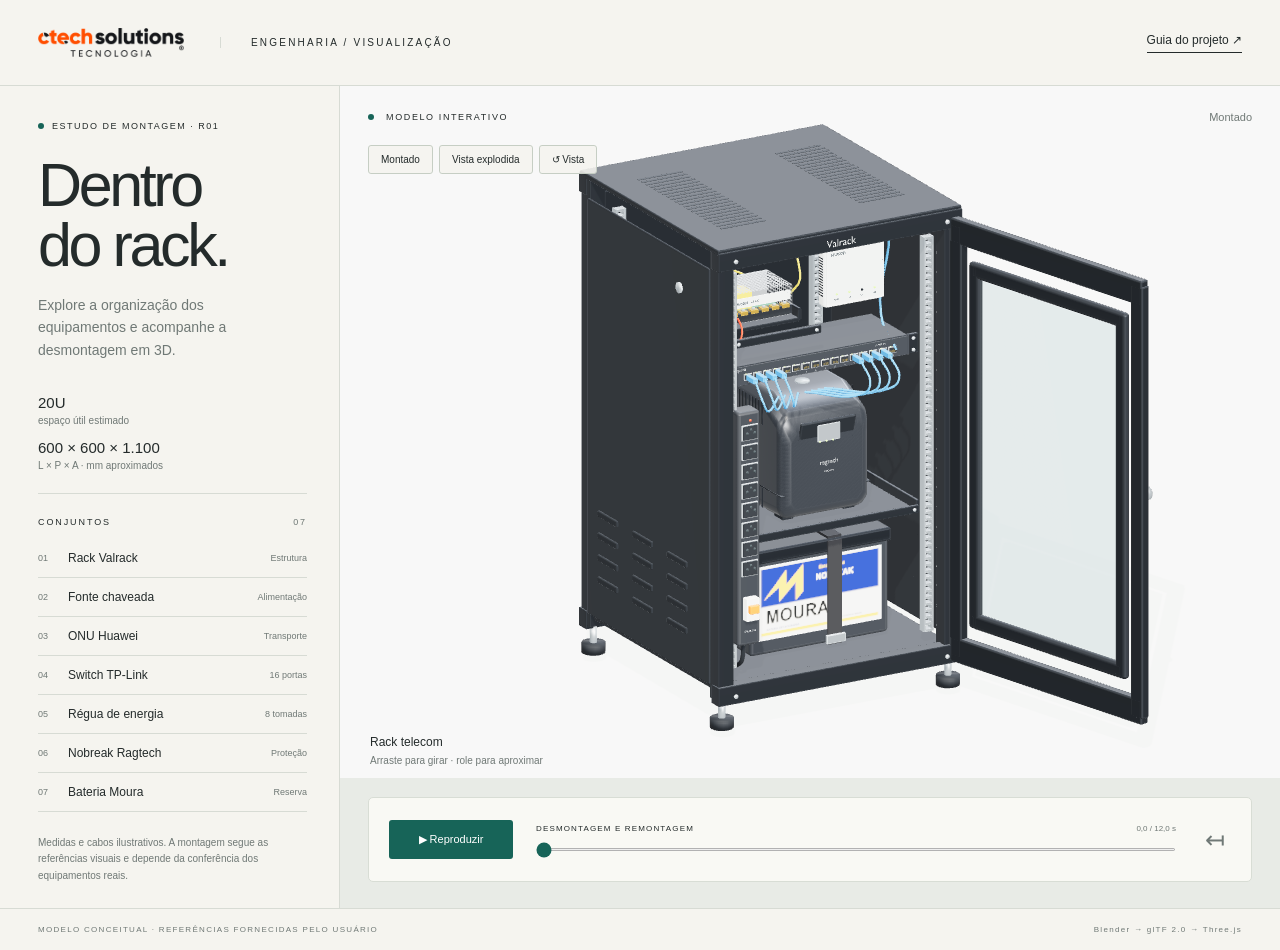
<file: index.html>
<!doctype html>
<html lang="pt-BR">
<head>
  <meta charset="utf-8"><meta name="viewport" content="width=device-width, initial-scale=1">
  <title>Rack telecom · Estudo de montagem</title>
  <link rel="icon" href="data:,">
  <link rel="stylesheet" href="styles.css">
  <script type="importmap">{"imports":{"three":"./vendor/three/three.module.js","three/addons/":"./vendor/three/addons/"}}</script>
</head>
<body>
  <header><img src="ctech.png" alt="CTech Solutions Tecnologia"><span>ENGENHARIA / VISUALIZAÇÃO</span><a href="LEIA-ME.md">Guia do projeto ↗</a></header>
  <main>
    <aside>
      <div class="eyebrow"><i></i> ESTUDO DE MONTAGEM · R01</div>
      <h1>Dentro<br>do rack.</h1>
      <p class="lead">Explore a organização dos equipamentos e acompanhe a desmontagem em 3D.</p>
      <div class="specs"><span><b>20U</b> espaço útil estimado</span><span><b>600 × 600 × 1.100</b> L × P × A · mm aproximados</span></div>
      <div class="list-heading">CONJUNTOS <span>07</span></div>
      <div id="equipment" aria-label="Selecionar equipamento">
        <button data-object="RACK_Valrack"><span>01</span> Rack Valrack <em>Estrutura</em></button>
        <button data-object="FONTE_Chaveada"><span>02</span> Fonte chaveada <em>Alimentação</em></button>
        <button data-object="ONU_Huawei"><span>03</span> ONU Huawei <em>Transporte</em></button>
        <button data-object="SWITCH_TP_Link"><span>04</span> Switch TP-Link <em>16 portas</em></button>
        <button data-object="REGUA_Energia"><span>05</span> Régua de energia <em>8 tomadas</em></button>
        <button data-object="NOBREAK_Ragtech"><span>06</span> Nobreak Ragtech <em>Proteção</em></button>
        <button data-object="BATERIA_Moura"><span>07</span> Bateria Moura <em>Reserva</em></button>
      </div>
      <p class="note">Medidas e cabos ilustrativos. A montagem segue as referências visuais e depende da conferência dos equipamentos reais.</p>
    </aside>
    <section class="stage" aria-label="Visualizador 3D do rack">
      <div class="stage-head"><span><i></i> MODELO INTERATIVO</span><span id="phase">Montado</span></div>
      <div id="viewport" aria-label="Arraste para girar o rack; use a roda para aproximar"></div>
      <div id="loading" role="status">Carregando o rack…</div>
      <div class="view-buttons"><button id="assembled">Montado</button><button id="exploded">Vista explodida</button><button id="reset" aria-label="Restaurar enquadramento">↺ Vista</button></div>
      <div class="selection" id="selection" aria-live="polite"><b>Rack telecom</b><span>Arraste para girar · role para aproximar</span></div>
      <div class="transport">
        <button id="play" class="primary" disabled>▶ Reproduzir</button>
        <div class="timeline"><label for="time">DESMONTAGEM E REMONTAGEM <output id="time-label">00,0 / 12,0 s</output></label><input id="time" type="range" min="0" max="12" step="0.01" value="0" disabled></div>
        <button id="restart" aria-label="Voltar ao início">↤</button>
      </div>
    </section>
  </main>
  <footer><span>MODELO CONCEITUAL · REFERÊNCIAS FORNECIDAS PELO USUÁRIO</span><span>Blender → glTF 2.0 → Three.js</span></footer>
  <script type="module" src="app.js"></script>
</body>
</html>
</file>
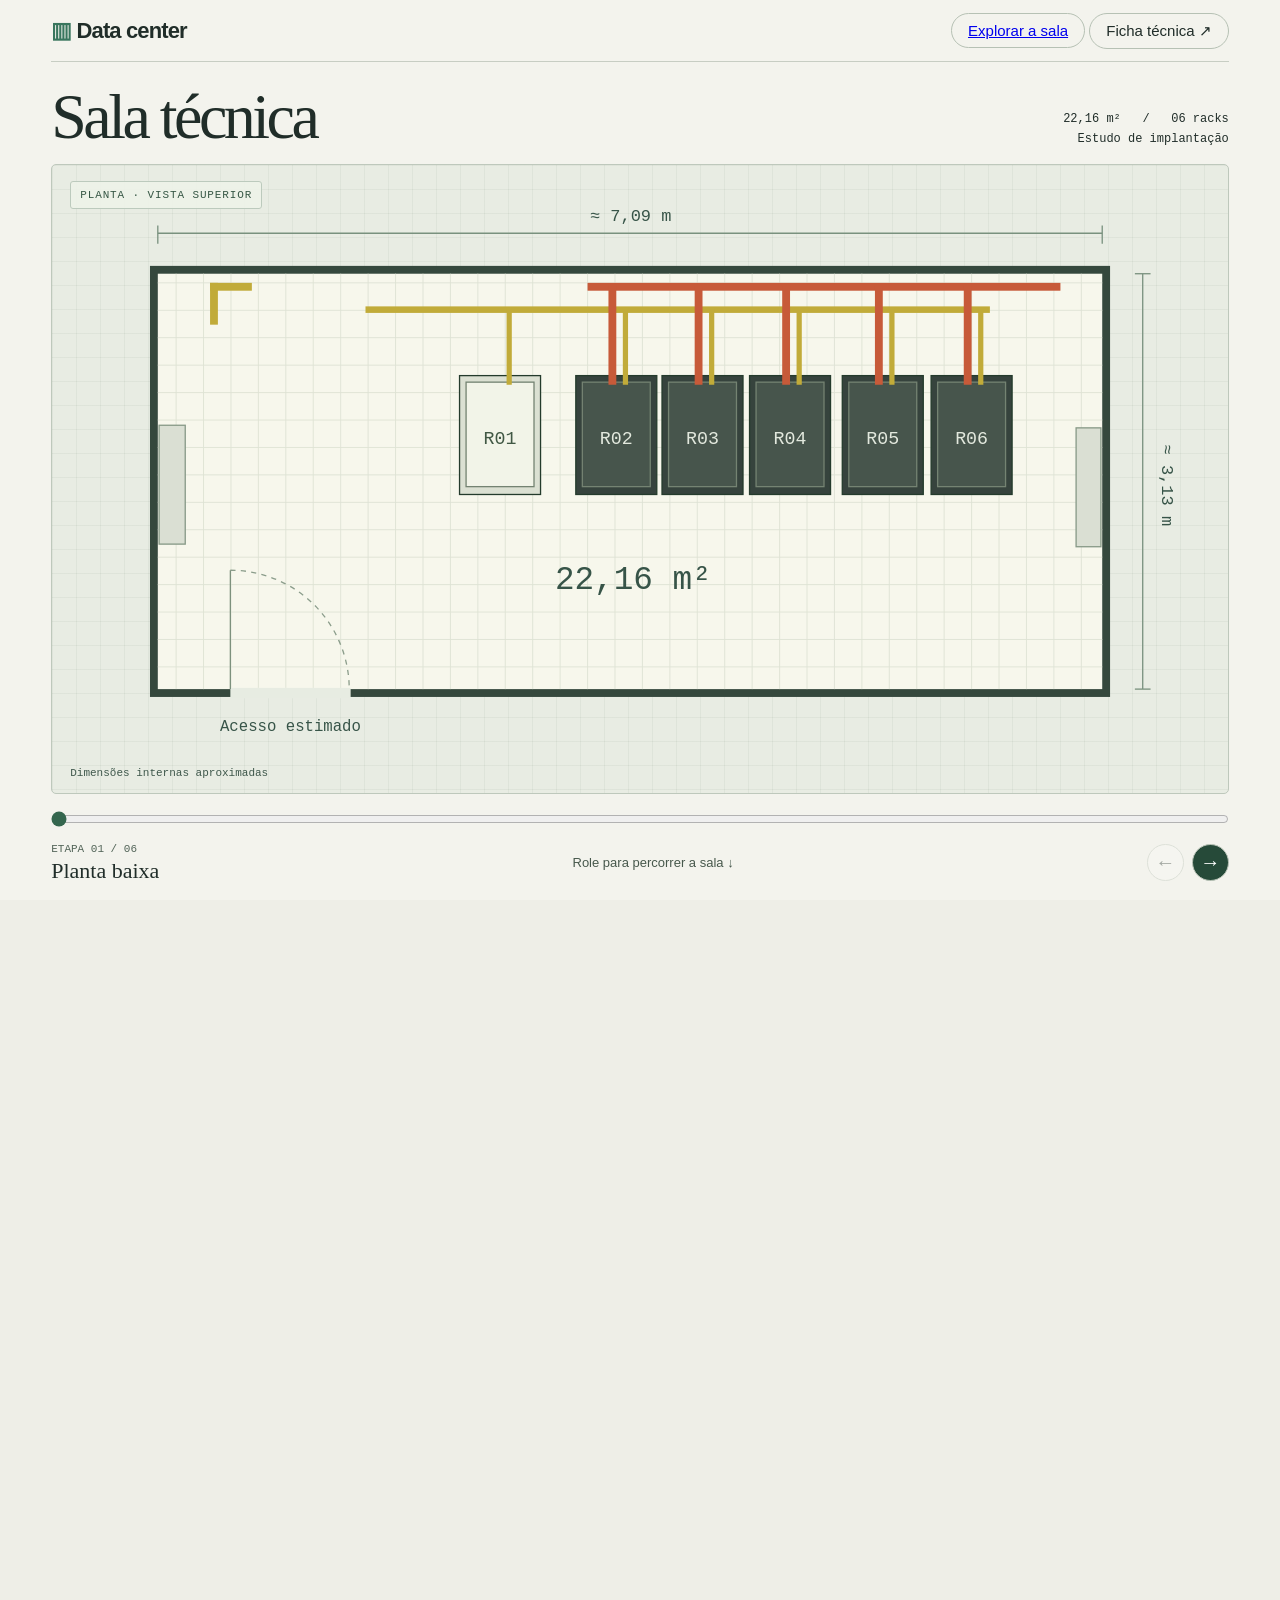
<file: sala-tecnica/index.html>
<!doctype html>
<html lang="pt-BR"><meta charset="utf-8"><meta name="viewport" content="width=device-width,initial-scale=1"><title>Sala técnica · Data center</title>
<style>
*{box-sizing:border-box}html{background:#eeeee7;color:#202d29;font:15px "Segoe UI",Arial,sans-serif}body{margin:0;height:650vh}main{position:fixed;inset:0;display:grid;grid-template-rows:62px auto minmax(0,1fr) auto;background:#f3f3ed}header,footer,.intro,.stage{margin:0 clamp(16px,4vw,72px)}header{display:flex;justify-content:space-between;align-items:center;border-bottom:1px solid #c7cdc3}header strong{letter-spacing:-.04em;font-size:22px}header strong span{color:#39765e}button,summary{cursor:pointer}button{font:inherit;color:inherit}button:focus-visible,summary:focus-visible{outline:3px solid #34865f}.info{border:1px solid #b6c1b4;border-radius:30px;background:transparent;padding:8px 16px}.intro{display:flex;align-items:end;justify-content:space-between;padding:clamp(12px,2.6vh,32px) 0 15px}.intro h1{font:500 clamp(38px,5vw,80px)/1 Georgia,serif;letter-spacing:-.055em;margin:0}.intro p{font:12px monospace;text-align:right;margin:0;line-height:1.7}.stage{position:relative;overflow:hidden;border:1px solid #bec8bc;border-radius:5px;background-color:#e8ece3;background-image:linear-gradient(#82947f18 1px,transparent 1px),linear-gradient(90deg,#82947f18 1px,transparent 1px);background-size:24px 24px}canvas,#plan{width:100%;height:100%;display:block;position:absolute;inset:0}#plan{pointer-events:none}.corner{position:absolute;left:18px;top:16px;font:11px monospace;letter-spacing:.08em;color:#365745;background:#eef2e8e8;border:1px solid #bccabd;border-radius:3px;padding:7px 9px}.scale{position:absolute;bottom:14px;left:18px;font:11px monospace;color:#3e574b}.controls{display:flex;gap:8px;align-items:center}.controls button{width:37px;height:37px;border:1px solid #bac4b8;border-radius:50%;background:#fafaf5;font-size:20px}.controls button:last-child{background:#264a39;color:white}.controls button:disabled{opacity:.38}footer{padding:17px 0 13px}.bar{width:100%;accent-color:#34664e;margin:0;cursor:pointer}.row{display:flex;align-items:center;justify-content:space-between;margin-top:8px}.row small{font:11px monospace;color:#526458}.row h2{font:500 22px Georgia;margin:3px 0}.hint{font-size:13px;color:#47584c}dialog{background:#f5f5ee;color:#23342b;border:1px solid #aeb9ab;border-radius:8px;width:min(460px,92vw);padding:24px;line-height:1.5}dialog::backdrop{background:#13261ec0}dialog h2{font:30px Georgia;margin:0}dialog a{color:#286246}dialog button{float:right}#status{font-size:13px}svg text{font-family:monospace} @media(max-width:640px){main{grid-template-rows:50px auto minmax(0,1fr) auto}.intro{display:block}.intro p{text-align:left;margin-top:6px}.hint{display:none}.stage{margin:0 8px}.corner{left:8px;top:8px}.scale{left:8px}footer{padding:10px 0}.row h2{font-size:19px}}@media(max-height:500px){main{grid-template-rows:36px minmax(0,1fr) auto}.intro{display:none}footer{padding:3px 0}.row{margin:0}}
</style><main><header><strong><span>▥</span> Data center</strong><div><a class="info" href="explorar.html">Explorar a sala</a> <button class="info" id="details">Ficha técnica ↗</button></div></header><div class="intro"><h1>Sala técnica</h1><p>22,16 m² &nbsp; / &nbsp; 06 racks<br>Estudo de implantação</p></div><div class="stage" id="stage"><canvas id="fallback"></canvas><svg id="plan" viewBox="0 0 900 478" role="img" aria-label="Planta da sala. Seis racks na metade posterior, duas calhas e climatização nas paredes laterais."></svg><div class="corner" id="view"></div><span class="scale" id="caption"></span></div><footer><input class="bar" id="progress" type="range" min="0" max="1000" value="0" aria-label="Posição no percurso"><div class="row"><div><small id="count"></small><h2 id="chapter"></h2></div><span class="hint">Role para percorrer a sala ↓</span><div class="controls"><button id="prev" aria-label="Etapa anterior">←</button><button id="next" aria-label="Próxima etapa">→</button></div></div></footer></main>
<dialog id="sheet"><button class="info" id="closeSheet">Fechar</button><h2>Ficha técnica</h2><p>A área indicada é de <b>22,16 m²</b>. O contorno interno mede aproximadamente 725 × 320 pixels. Admitindo uma planta sem distorção, cada pixel representa 9,77 mm.</p><p>As referências mostram um bastidor aberto, cinco gabinetes fechados, dois aparelhos laterais e duas rotas aéreas. A calha amarela conduz a fibra óptica e a vermelha conduz os cabos de energia.</p><p>A entrada frontal de 0,90 m, o pé-direito de 2,75 m e os racks com 2,10 m de altura são hipóteses de visualização. O piso reproduz o aspecto geral com textura cerâmica equivalente.</p><p><a href="https://polyhaven.com/a/tiled_floor_001" target="_blank" rel="noreferrer">Poly Haven · Tiled Floor 001</a><br>Repetição física de aproximadamente 1,50 × 1,50 m.</p><p id="status"></p></dialog>
<script type="module">import * as three from "../vendor/three/three.module.js";window.THREE=three;setupGL();</script><script src="https://cdn.jsdelivr.net/npm/gsap@3.12.5/dist/gsap.min.js" async></script>
<script id="model">

const $=id=>document.getElementById(id), W=Math.sqrt(22.16*725/320), D=22.16/W, H=2.75;
const X=px=>(px-81)*W/725-W/2, Z=px=>(px-66)*D/320-D/2;
const racks=[343,432,498,565,636,704].map(X), rz=Z(190), door=-2.55;
const items=[];
function box(x,y,z,w,h,d,color,group='equipment'){items.push({x,y,z,w,h,d,color,group})}
box(0,-.045,0,W+.18,.09,D+.18,'#ad8761','floor');
box(0,H/2,-D/2-.045,W+.18,H,.09,'#cecdc4','wall');
for(const s of [-1,1])box(s*(W/2+.045),H/2,0,.09,H,D,'#d8d8ce','wall');
for(const [a,b] of [[-W/2,door-.45],[door+.45,W/2]])box((a+b)/2,H/2,D/2+.045,b-a,H,.09,'#dadbd2','wall');
box(door,2.45,D/2+.045,.9,.6,.09,'#dadbd2','wall');
for(const side of [-1,1]){
 const x=side*(W/2-.1);
 box(x,2.37,.04,.20,.31,.90,'#ebeae0');
 for(let i=0;i<4;i++)box(x-side*.105,2.25+i*.026,.04,.014,.013,.72,'#767b76');
}
racks.forEach((x,i)=>{
 const w=i===0?.57:.62,d=.88,h=2.1;
 if(i===0){
 for(const s of [-1,1])for(const t of [-1,1])box(x+s*(w/2-.025),h/2,rz+t*(d/2-.025),.05,h,.05,'#241f1a');
 for(const y of [.05,h-.045])box(x,y,rz,w,.085,d,'#25231f');
 }else{
 box(x,h/2,rz,w,h,d,'#292d2d');box(x,1.06,rz+d/2+.009,w-.055,1.99,.019,'#1e2324');
 for(let j=0;j<17;j++)box(x,.20+j*.105,rz+d/2+.021,w-.10,.009,.006,'#343a39');
 box(x+w*.35,1.05,rz+d/2+.04,.018,.13,.025,'#7d817c');
 }
});
function tray(x1,x2,z,y,col){box((x1+x2)/2,y,z,x2-x1,.035,.074,col);
 for(let x=x1+.08;x<x2;x+=.32)box(x,y+.018,z,.014,.052,.091,'#5b5546')}
tray(X(410),X(772),Z(78),2.55,'#da4c29');tray(X(240),X(719),Z(100),2.33,'#e3bc22');
racks.forEach((x,i)=>{for(const [z,y,c,dx] of [[Z(78),2.55,'#e95631',-.035],[Z(100),2.33,'#e8c326',.09]]){
 if(!i&&y>2.4)continue;
 const end=rz-.24;box(x+dx,y,(z+end)/2,.065,.033,end-z,c);box(x+dx,(y+2.1)/2,end,.065,y-2.1,.045,c);
}});
box(X(126),1.17,Z(89),.075,2.34,.055,'#e5c529');tray(X(126),X(151),Z(89),2.33,'#e5c529');
// The measured plan uses the same pixel-to-metre transform as the model.
const svg=$('plan'),ns='http://www.w3.org/2000/svg';
function el(type,props,txt){const n=document.createElementNS(ns,type);for(const [k,v] of Object.entries(props))n.setAttribute(k,v);if(txt)n.textContent=txt;svg.append(n);return n}
function rect(x,y,width,height,fill,stroke='none'){el('rect',{x,y,width,height,fill,stroke})}
function line(x1,y1,x2,y2,stroke,width=1){el('line',{x1,y1,x2,y2,stroke,'stroke-width':width})}
function label(x,y,s,size=13){el('text',{x,y,'text-anchor':'middle',fill:'#375448','font-size':size},s)}
rect(75,76,735,330,'#35483d');rect(81,82,723,318,'#f7f7ec');
for(let x=95;x<805;x+=21)line(x,82,x,400,'#dfe3d5',.7);
for(let y=89;y<400;y+=21)line(81,y,804,y,'#dfe3d5',.7);
const doorPx=81+(door+W/2-.45)*725/W;rect(doorPx,399,.90*725/W,8,'#e7ece2');
line(doorPx,400,doorPx,309,'#7d917d');el('path',{d:'M '+doorPx+' 309 a91 91 0 0 1 91 91',fill:'none',stroke:'#8b9d8b','stroke-dasharray':'4 4'});
for(const [i,cx] of [343,432,498,565,636,704].entries()){rect(cx-31,160,62,91,i?'#36433d':'#dbe0d2','#243b2c');rect(cx-26,165,52,80,i?'#47554c':'#f2f4e8','#748372');el('text',{x:cx,y:212,'text-anchor':'middle',fill:i?'#e2e8dd':'#415844','font-size':14},'R0'+(i+1))}
for(const [x,y,w,h] of [[410,89,362,6],[240,107,478,5],[121,89,32,6],[121,89,6,32]])rect(x,y,w,h,y===89&&x===410?'#c75a39':'#c1ab39');
for(const [i,cx] of [343,432,498,565,636,704].entries()){if(i)rect(cx-6,92,6,75,'#c75a39');rect(cx+5,109,4,58,'#c1ab39')}
rect(82,198,20,91,'#dadfd3','#879987');rect(784,200,19,91,'#dadfd3','#879987');
line(81,51,804,51,'#79917e');for(const x of [81,804])line(x,45,x,59,'#79917e');label(443,42,'≈ 7,09 m');
line(835,82,835,400,'#79917e');for(const y of [82,400])line(829,y,841,y,'#79917e');
el('text',{x:850,y:244,transform:'rotate(90 850 244)','text-anchor':'middle',fill:'#375448','font-size':13},'≈ 3,13 m');
label(445,323,'22,16 m²',25);label(doorPx+46,432,'Acesso estimado',12);
const stops=[0,.22,.48,.68,.83,1], names=['Planta baixa','Volume da sala','Entrada na sala','Bastidor aberto','Corredor dos racks','Vista do conjunto'];
const notes=['Dimensões internas aproximadas','Paredes e infraestrutura aérea','Vão frontal estimado · 0,90 m','R01 · estrutura aberta','R02–R06 · gabinetes fechados','Dois aparelhos de climatização'];
const clamp=x=>Math.max(0,Math.min(1,x)), smooth=x=>{x=clamp(x);return x*x*(3-2*x)},mix=(a,b,t)=>a+(b-a)*t;
const frames=[
 [0,[0,9,.001],[0,0,0]],[.22,[1.4,5.8,5.1],[0,.75,0]],[.37,[door,1.55,3.35],[door,1.43,.3]],[.51,[door,1.55,.96],[-1.8,1.36,-.62]],[.68,[-1.55,1.55,.91],[racks[0],1.22,rz]],[.83,[1.39,1.58,1.08],[1.56,1.57,rz]],[1,[2.92,1.70,1.36],[-.47,1.55,rz]]];
function pose(p){
 let hi=frames.findIndex(f=>f[0]>=p);hi=Math.max(1,hi);
 const a=frames[hi-1],b=frames[hi],t=smooth((p-a[0])/(b[0]-a[0]));
 return [1,2].map(k=>a[k].map((v,j)=>mix(v,b[k][j],t)));
}
function growth(p,g){return g==='floor'?1:.018+.982*smooth((p-.025)/(g==='wall'?.24:.20))}
function rgb(c){return [1,3,5].map(n=>parseInt(c.slice(n,n+2),16))}
items.forEach(o=>o.rgb=rgb(o.color));
function tint(o,p){const mean=o.rgb.reduce((a,b)=>a+b)/3;return o.rgb.map(v=>mix(mean,v,smooth((p-.07)/.23)))}
const stage=$('stage'),flat=$('fallback'),ctx=flat.getContext('2d');
const sub=(a,b)=>a.map((v,i)=>v-b[i]),dot=(a,b)=>a.reduce((s,v,i)=>s+v*b[i],0),unit=a=>a.map(v=>v/Math.hypot(...a)),cross=(a,b)=>[a[1]*b[2]-a[2]*b[1],a[2]*b[0]-a[0]*b[2],a[0]*b[1]-a[1]*b[0]];
// Local perspective renderer keeps the walkthrough available without a CDN or GPU.
function software(p,eye,target){
 const w=stage.clientWidth,h=stage.clientHeight,dpr=Math.min(devicePixelRatio,1.5);
 if(flat.width!==Math.round(w*dpr)||flat.height!==Math.round(h*dpr)){flat.width=Math.round(w*dpr);flat.height=Math.round(h*dpr)}
 ctx.setTransform(dpr,0,0,dpr,0,0);ctx.clearRect(0,0,w,h);
 const forward=unit(sub(target,eye)),right=unit(cross(forward,[0,1,0])),up=cross(right,forward),f=h/(2*Math.tan(fov(p)*Math.PI/360)),faces=[];
 for(const o of items){
 const g=growth(p,o.group),verts=[];
 for(const k of [0,1])for(const j of [0,1])for(const i of [0,1]){
 const v=sub([o.x+(i-.5)*o.w,(o.y+(j-.5)*o.h)*g,o.z+(k-.5)*o.d],eye);verts.push([dot(v,right),dot(v,up),dot(v,forward)])}
 const color=tint(o,p);
 for(const [ids,shade,visible] of [[[0,2,3,1],.83,eye[2]<o.z-o.d/2],[[4,5,7,6],.94,eye[2]>o.z+o.d/2],[[0,4,6,2],.79,eye[0]<o.x-o.w/2],[[1,3,7,5],.86,eye[0]>o.x+o.w/2],[[2,6,7,3],1.08,eye[1]>(o.y+o.h/2)*g],[[0,1,5,4],.73,eye[1]<(o.y-o.h/2)*g]]){
 if(!visible)continue;const poly=ids.map(i=>verts[i]),clipped=[];
 for(let i=0;i<4;i++){const a=poly[i],b=poly[(i+1)%4];if(a[2]>=.035)clipped.push(a);if((a[2]>=.035)!==(b[2]>=.035)){const t=(.035-a[2])/(b[2]-a[2]);clipped.push(a.map((v,k)=>mix(v,b[k],t)))}}
 if(clipped.length<3)continue;
 faces.push({depth:clipped.reduce((s,v)=>s+v[2],0)/clipped.length,pts:clipped.map(v=>[w/2+f*v[0]/v[2],h/2-f*v[1]/v[2]]),color:'rgb('+color.map(v=>Math.min(255,Math.round(v*shade))).join(',')+')'});
 }}
 faces.sort((a,b)=>b.depth-a.depth);for(const face of faces){ctx.fillStyle=face.color;ctx.beginPath();face.pts.forEach(([x,y],i)=>i?ctx.lineTo(x,y):ctx.moveTo(x,y));ctx.closePath();ctx.fill()}
}
function fov(p){const aspect=stage.clientWidth/Math.max(1,stage.clientHeight);return mix(Math.max(48,2*Math.atan(4.35/(5.9*aspect))*180/Math.PI),68,smooth((p-.22)/.20))}

let drawGL=null,current=0,queued=false;
function setupGL(){
 if(!window.THREE||drawGL)return;
 const T=THREE;let renderer;
 try{renderer=new T.WebGLRenderer({antialias:true,alpha:true})}catch{return}
 const canvas=renderer.domElement;stage.insertBefore(canvas,svg);flat.hidden=true;
 renderer.setPixelRatio(Math.min(devicePixelRatio,1.8));renderer.shadowMap.enabled=true;
 renderer.shadowMap.type=T.PCFSoftShadowMap;
 const scene=new T.Scene(),camera=new T.PerspectiveCamera(60,1,.025,60);
 scene.add(new T.HemisphereLight(0xfffaf0,0xc3c3ac,1.85));
 const light=new T.DirectionalLight(0xffefda,2.25);light.position.set(-2,7,3);light.castShadow=true;
 Object.assign(light.shadow.camera,{left:-5,right:5,top:5,bottom:-5});light.shadow.mapSize.set(1024,1024);light.shadow.normalBias=.013;scene.add(light);
 const geo=new T.BoxGeometry(),materials=new Map(),meshes=items.map(o=>{
 if(!materials.has(o.color))materials.set(o.color,new T.MeshStandardMaterial({color:o.color,roughness:.77,metalness:o.group==='equipment'?.17:0}));
 const mesh=new T.Mesh(geo,materials.get(o.color));mesh.castShadow=o.group==='equipment';mesh.receiveShadow=true;scene.add(mesh);return mesh;
 });
 const floorMat=new T.MeshStandardMaterial({color:0xb79a75,roughness:.73});
 const surface=new T.Mesh(new T.PlaneGeometry(W,D),floorMat);surface.rotation.x=-Math.PI/2;surface.position.y=.002;surface.receiveShadow=true;scene.add(surface);
 const loader=new T.TextureLoader();const loaded=new Set();
 for(const [file,key] of [['diffuse','map'],['nor_gl','normalMap'],['rough','roughnessMap']]){
 const url='https://dl.polyhaven.org/file/ph-assets/Textures/jpg/1k/tiled_floor_001/tiled_floor_001_'+file+'_1k.jpg';
 loader.load(url,tex=>{tex.wrapS=tex.wrapT=T.RepeatWrapping;tex.repeat.set(W/1.5,D/1.5);tex.anisotropy=renderer.capabilities.getMaxAnisotropy();if(key==='map'){tex.colorSpace=T.SRGBColorSpace;floorMat.color.set(0xffffff)}floorMat[key]=tex;floorMat.needsUpdate=true;loaded.add(key);$('status').textContent='Three.js ativo · '+loaded.size+'/3 mapas de piso carregados.';paint(current)},undefined,()=>{$('status').textContent='Three.js ativo. Um ou mais mapas do piso estão indisponíveis.'});
 }
 drawGL=(p,eye,target)=>{
 const w=stage.clientWidth,h=stage.clientHeight;renderer.setSize(w,h,false);camera.aspect=w/h;camera.fov=fov(p);camera.updateProjectionMatrix();camera.position.fromArray(eye);camera.lookAt(...target);
 for(let i=0;i<items.length;i++){const o=items[i],m=meshes[i],g=growth(p,o.group);m.position.set(o.x,o.y*g,o.z);m.scale.set(o.w,o.h*g,o.d)}
 for(const [key,mat] of materials){const c=new T.Color(key),gray=(c.r+c.g+c.b)/3,t=smooth((p-.07)/.23);mat.color.setRGB(mix(gray,c.r,t),mix(gray,c.g,t),mix(gray,c.b,t))}
 renderer.render(scene,camera)};
 canvas.addEventListener('webglcontextlost',e=>{e.preventDefault();drawGL=null;canvas.remove();flat.hidden=false;$('status').textContent='Percurso em perspectiva local.';paint(current)});
 $('status').textContent='Three.js ativo · carregando materiais.';paint(current);
}
function paint(p){
 current=clamp(p);const a=1-smooth(current/.07);svg.style.opacity=a;
 if(current>0){const [eye,target]=pose(current);(drawGL||software)(current,eye,target)}
 const canvas=stage.querySelectorAll('canvas');canvas.forEach(c=>c.style.opacity=1-a);
 let idx=0;for(let i=1;i<stops.length;i++)if(current>=stops[i]-.0005)idx=i;
 $('count').textContent='ETAPA '+String(idx+1).padStart(2,'0')+' / 06';$('chapter').textContent=names[idx];$('caption').textContent=notes[idx];$('view').textContent=current<.06?'PLANTA · VISTA SUPERIOR':current<.38?'MODELO · VISTA EXTERNA':'PERCURSO · VISTA INTERNA';
 $('progress').value=Math.round(current*1000);$('prev').disabled=current<.0005;$('next').disabled=current>.9995;
}
const scrollRange=()=>document.documentElement.scrollHeight-innerHeight;
function goto(p,animate){window.scrollTo({top:p*scrollRange(),behavior:animate&&!matchMedia('(prefers-reduced-motion: reduce)').matches?'smooth':'instant'})}
function update(){queued=false;const p=clamp(scrollY/Math.max(1,scrollRange()));if(window.gsap&&!matchMedia('(prefers-reduced-motion: reduce)').matches){gsap.to(driver,{p,duration:.16,ease:'power1.out',overwrite:true,onUpdate:()=>paint(driver.p)})}else{driver.p=p;paint(p)}}
const driver={p:0};addEventListener('scroll',()=>{if(!queued){queued=true;requestAnimationFrame(update)}},{passive:true});
addEventListener('resize',update);$('progress').oninput=e=>goto(Number(e.target.value)/1000,false);
$('next').onclick=()=>goto(stops.find(s=>s>current+.001)??1,true);
$('prev').onclick=()=>goto([...stops].reverse().find(s=>s<current-.001)??0,true);
$('details').onclick=()=>$('sheet').showModal();$('closeSheet').onclick=()=>$('sheet').close();
$('status').textContent='Percurso em perspectiva local. Os mapas fotográficos e o GSAP carregam pela internet.';
setupGL();update();
</script></html>
</file>
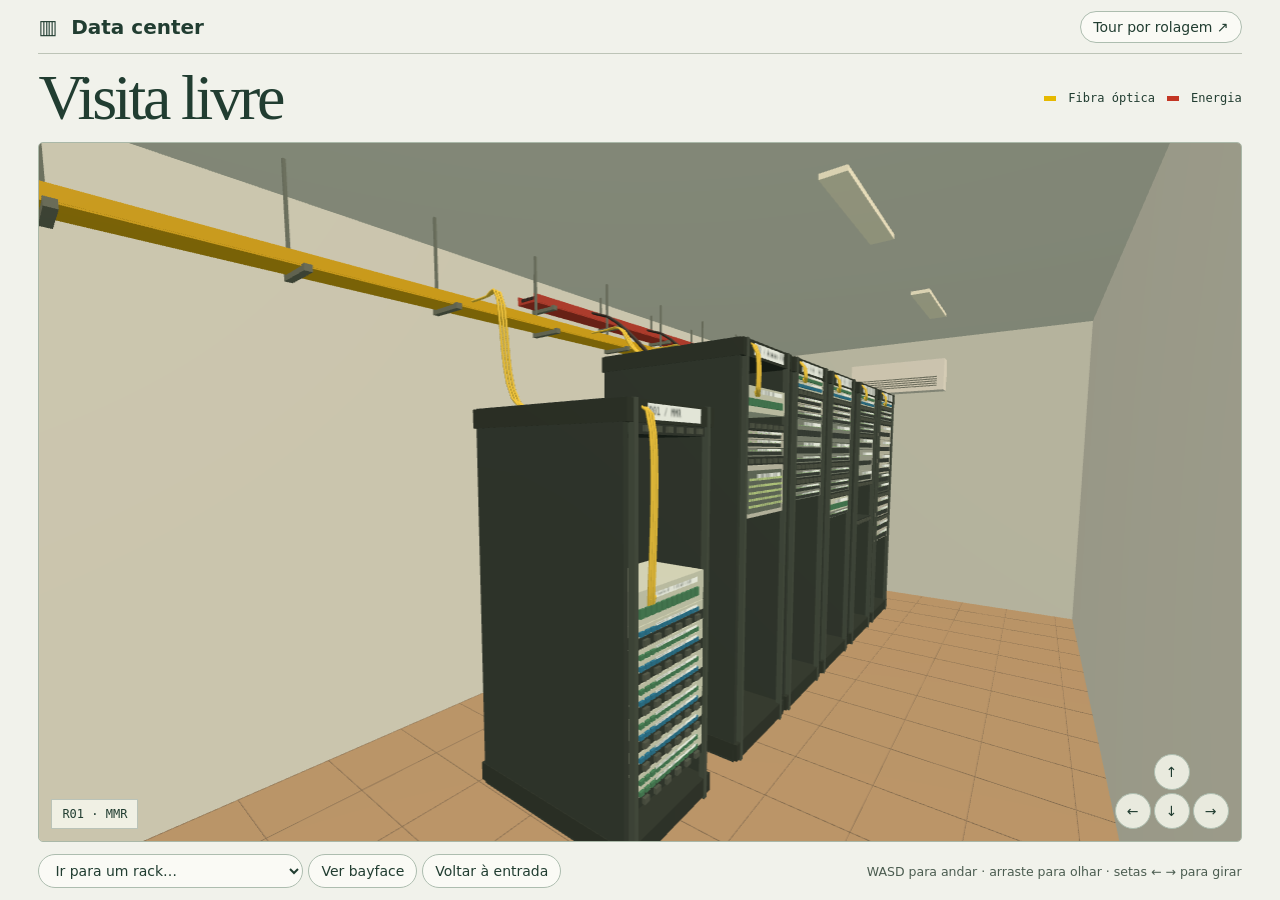
<file: sala-tecnica/explorar.html>
<!doctype html><html lang="pt-BR"><meta charset="utf-8"><meta name="viewport" content="width=device-width,initial-scale=1"><title>Sala técnica · Visita livre</title>
<style>*{box-sizing:border-box}body{margin:0;background:#f1f2eb;color:#213d31;font:15px system-ui}main{max-width:1800px;margin:auto;height:100dvh;padding:0 clamp(12px,3vw,60px);display:grid;grid-template-rows:54px auto minmax(180px,1fr) auto}.top,.foot,.heading,.legend{display:flex;align-items:center;justify-content:space-between;gap:12px}.top{border-bottom:1px solid #bdc4b7;font-weight:650;font-size:20px}.top a,button,select{font:14px system-ui;color:inherit;background:#fafaf5;border:1px solid #adbdaf;padding:7px 12px;border-radius:20px;text-decoration:none;cursor:pointer}.heading{margin:12px 0}h1{font:normal clamp(30px,5vw,66px)/1 Georgia;margin:0;letter-spacing:-.05em}.legend{font:12px monospace}.legend i{width:12px;height:5px;background:#e6b900;display:inline-block}.legend i:last-of-type{background:#c33624}.stage{position:relative;overflow:hidden;border:1px solid #aab8a8;border-radius:5px;background:#d9dfd1}.stage canvas{display:block;width:100%;height:100%;touch-action:none;cursor:grab}.overlay,.pad{position:absolute;bottom:12px}.overlay{left:12px;max-width:54%;background:#f4f4eae8;border:1px solid #bac3b8;padding:7px 10px;font:12px monospace}.pad{right:12px;display:grid;grid-template:repeat(2,36px)/repeat(3,36px);gap:3px}.pad button{touch-action:none;padding:0;background:#f5f6ebdf}.pad button:first-child{grid-column:2}.pad button:nth-child(2){grid-column:1}.foot{padding:12px 0;flex-wrap:wrap}.foot small{color:#4b5c50}.actions{display:flex;gap:5px}dialog{border:1px solid #99a99b;border-radius:6px;background:#f7f7ef;color:inherit;width:min(460px,94vw);max-height:80vh}dialog h2{font:30px Georgia;margin:4px 0}table{border-collapse:collapse;width:100%;font-size:14px}td{border-bottom:1px solid #d0d7ca;padding:5px}td:first-child{font:12px monospace;white-space:nowrap}#err{position:absolute;top:12px;left:15px} @media(max-width:680px){.legend{font-size:10px;gap:4px}.heading{flex-wrap:wrap}.foot{gap:5px}.foot small{font-size:11px}.actions{flex-wrap:wrap}select,button{font-size:12px}.pad{right:5px}.top{font-size:17px}}</style>
<main><div class="top">▥ &nbsp;Data center <a href="index.html">Tour por rolagem ↗</a></div><div class="heading"><h1>Visita livre</h1><div class="legend"><i></i> Fibra óptica <i></i> Energia</div></div><section class="stage" id="stage"><span id="err">Carregando a sala…</span><div class="overlay" id="label">Corredor dos racks</div><div class="pad" aria-label="Movimento"><button data-key="w" aria-label="Avançar">↑</button><button data-key="a" aria-label="Ir para a esquerda">←</button><button data-key="s" aria-label="Recuar">↓</button><button data-key="d" aria-label="Ir para a direita">→</button></div></section><div class="foot"><div class="actions"><select id="rack" aria-label="Posicionar câmera"></select><button id="inspect">Ver bayface</button><button id="reset">Voltar à entrada</button></div><small>WASD para andar · arraste para olhar · setas ← → para girar</small></div></main><dialog id="sheet"><button id="close" style="float:right">Fechar</button><h2 id="title"></h2><p>Vista frontal · fase 1 · posições aproximadas conforme o bayface.</p><table id="list"></table></dialog>
<script type="module">
import * as T from '../vendor/three/three.module.js';
const $=id=>document.getElementById(id), W=Math.sqrt(22.16*725/320),D=22.16/W,Z=-.35;
const xs=[343,432,498,565,636,704].map(p=>(p-81)*W/725-W/2);
const names=['MMR','Acesso PON','Core · lado A','Core · lado B / Transporte','Serviços + Terceiros','Energia'];
// Upper/lower rack units from the phase-one front elevation.
const org=u=>[u,u,'Organizador','org'], dio=(u,l,n)=>[u,l,n,'fiber'],dev=(u,l,n,k='net')=>[u,l,n,k];
const core=s=>[dio(44,44,'DIO LC/APC 24F'),dio(43,43,'DIO LC/UPC 24F'),org(42),dev(41,41,'PDU DC −48 V · A','power'),dev(40,40,'PDU DC −48 V · B','power'),dev(39,39,'Switch OOB leaf'),dev(38,36,'Roteador de borda '+s),dev(35,34,'BNG '+s+' · Huawei NE40E'),dev(33,33,'CGNAT '+s+' · MikroTik CCR2116'),org(32),dev(31,31,'Switch de agregação '+s),org(30),dev(29,29,'Spine OOB '+s)];
const bays=[
 [dev(36,36,'Passa-cabos + ancoragem OSP','org'),dio(22,20,'Espelho R2 · 3 DIO 48F LC/APC'),dio(19,19,'Espelho R2 · DIO LC/UPC 24F'),org(18),dio(17,17,'Espelho R3 · DIO LC/APC 24F'),dio(16,16,'Espelho R3 · DIO LC/UPC 24F'),org(15),dio(14,14,'Espelho R4 · DIO LC/APC 24F'),dio(13,13,'Espelho R4 · DIO LC/UPC 24F'),org(12),dio(11,11,'Espelho R5 · DIO LC/APC 24F'),dio(10,10,'Espelho R5 · DIO LC/UPC 24F'),org(9),dio(8,8,'Espelho R6 · DIO LC/UPC 12F'),org(7),dio(6,6,'DIO rua Norte · 36F'),dio(5,5,'DIO rua Sul · 36F'),org(4)],
 [dio(41,39,'3 DIO LC/APC 48F · MMR'),org(37),dev(36,36,'PDU DC −48 V · lado A','power'),dev(35,35,'PDU DC −48 V · lado B','power'),dev(34,34,'Switch OOB leaf'),org(33),dev(32,27,'OLT Huawei MA5800-X7 · 48 PON','olt')],
 [...core('A'),dev(28,28,'Console server · serial')],
 [...core('B'),dev(28,28,'Gateway OOB · firewall + 4G/LTE'),org(27),dev(26,25,'Mux CWDM/DWDM','fiber'),dev(24,24,'Switch L2 / QinQ')],
 [dio(44,44,'DIO LC/APC 24F'),dio(43,43,'DIO LC/UPC 24F'),org(42),dev(41,41,'Switch OOB leaf'),org(40),dev(39,39,'Switch ToR servidores A'),dev(38,38,'Switch ToR servidores B'),org(37),dev(36,35,'DNS / RADIUS','server'),dev(34,31,'Cache CDN','server'),dev(30,29,'Monitoramento / NMS','server'),org(28),org(21)],
 [dio(44,44,'DIO LC/UPC 12F · uplinks OOB'),org(43),dev(42,42,'Monitoramento de energia · SNMP','power'),dev(41,41,'Switch OOB leaf'),org(40),dev(39,37,'Retificador A','rect'),dev(36,34,'Retificador B','rect'),dev(33,32,'Inversor A','rect'),dev(31,30,'Inversor B','rect'),dev(29,28,'Bateria A','battery'),dev(27,26,'Bateria B','battery'),org(25),dev(24,23,'Painel DC A · −48 V','power'),dev(22,21,'Painel DC B · −48 V','power'),org(20),dev(19,18,'Painel AC A · PDUs A','power'),dev(17,16,'Painel AC B · PDUs B','power')]
];
const stage=$('stage'),scene=new T.Scene(),cam=new T.PerspectiveCamera(69,1,.025,26),pos=new T.Vector3(-2.65,1.58,1.22);
let yaw=-.91,pitch=-.08,dirty=true,active=0;
const keys=new Set(), unit=.04445, front=Z+.44;
function rackCode(i){return 'R0'+(i+1)}
function showList(){const i=active;$('title').textContent=rackCode(i)+' · '+names[i];$('list').replaceChildren();for(const [u,l,name] of bays[i]){const tr=$('list').insertRow();tr.insertCell().textContent=u===l?'U'+u:'U'+u+'–'+l;tr.insertCell().textContent=name}$('sheet').showModal()}
$('rack').add(new Option('Ir para um rack…',''));names.forEach((n,i)=>$('rack').add(new Option(rackCode(i)+' · '+n,i)));
function jump(i){active=i;pos.set(xs[i],1.30,1.17);yaw=0;pitch=-.13;dirty=true}
$('rack').onchange=e=>{if(e.target.value!=='')jump(+e.target.value)};
$('inspect').onclick=showList;$('close').onclick=()=>$('sheet').close();$('reset').onclick=()=>{pos.set(-2.65,1.58,1.22);yaw=-.91;pitch=-.08;$('rack').value='';dirty=true};
const materials=new Map(),cube=new T.BoxGeometry(),batch=new Map(),matrix=new T.Matrix4();
function mat(c){if(!materials.has(c))materials.set(c,new T.MeshStandardMaterial({color:c,roughness:.7}));return materials.get(c)}
function box(x,y,z,w,h,d,c){if(!batch.has(c))batch.set(c,[]);matrix.makeScale(w,h,d).setPosition(x,y,z);batch.get(c).push(matrix.clone())}
function wire(points,r,c){const path=new T.CatmullRomCurve3(points.map(v=>new T.Vector3(...v)),false,'centripetal');scene.add(new T.Mesh(new T.TubeGeometry(path,Math.max(12,points.length*4),r,5,false),mat(c)))}
function plaque(x,y,z,w,h,text,bg='#e2e5d7',ink='#26372d'){const canvas=document.createElement('canvas');canvas.width=768;canvas.height=Math.max(50,Math.round(768*h/w));const ctx=canvas.getContext('2d');ctx.fillStyle=bg;ctx.fillRect(0,0,canvas.width,canvas.height);ctx.fillStyle=ink;ctx.font='bold '+Math.min(canvas.height*.65,canvas.width/(text.length*.58))+'px monospace';ctx.textBaseline='middle';ctx.fillText(text,14,canvas.height/2);const tex=new T.CanvasTexture(canvas);tex.colorSpace=T.SRGBColorSpace;const m=new T.Mesh(new T.PlaneGeometry(w,h),new T.MeshBasicMaterial({map:tex}));m.position.set(x,y,z);scene.add(m)}
scene.background=new T.Color(0xd9ddd2);
box(0,-.05,0,W,.1,D,'#b2936e');for(let x=-W/2;x<W/2;x+=.375)box(x,.001,0,.003,.003,D,'#927b60');for(let z=-D/2;z<D/2;z+=.375)box(0,.001,z,W,.003,.003,'#927b60');
box(0,1.375,-D/2-.05,W,.1+2.65,.1,'#deded3');box(0,1.375,D/2+.05,W,2.75,.1,'#dfded3');box(0,2.79,0,W,.08,D,'#e8e8de');
for(const side of [-1,1]){box(side*(W/2+.05),1.375,0,.1,2.75,D,'#d4d6cb');box(side*(W/2-.105),2.36,0,.21,.31,.89,'#eeeae0');for(let j=0;j<5;j++)box(side*(W/2-.215),2.25+j*.022,0,.015,.009,.77,'#85897e')}
box(-2.55,1.02,D/2-.01,.89,2.04,.035,'#858b7e');box(-2.21,.98,D/2-.04,.10,.024,.038,'#444e45');
for(const x of [-2,0,2])box(x,2.73,.5,.85,.025,.12,'#fffae4');
function tray(z,y,c,start,end){box((start+end)/2,y,z,end-start,.015,.16,c);for(const s of [-1,1])box((start+end)/2,y+.022,z+s*.077,end-start,.048,.008,c);for(let a=start+.15;a<end;a+=.65){box(a,y-.015,z,.03,.028,.21,'#717768');box(a,(2.75+y)/2,z-.09,.012,2.75-y,.012,'#747c71')}}
tray(-1.13,2.30,'#dcad18',-3.29,2.92);tray(-1.38,2.52,'#bd4133',-.48,3.10);
for(let j=0;j<6;j++){box(-.18,2.324,-1.19+j*.021,6.16,.014,.014,j%2?'#f3ce3d':'#e8b830');box(1.31,2.548,-1.442+j*.022,3.54,.018,.018,j%2?'#492e2c':'#342f2c')}
const ys=u=>.085+(u-.5)*unit;
bays.forEach((rows,i)=>{const x=xs[i],n=i?44:36,h=.17+n*unit;
 box(x,h/2,Z-.405,.58,h,.07,'#202721');for(const s of [-1,1]){box(x+s*.284,h/2,Z,.027,h,.86,'#343d36');box(x+s*.253,h/2,front,.022,h,.029,'#465047')}
 for(const y of [.055,h-.045])box(x,y,Z,.60,.085,.90,'#2f372f');
 plaque(x,h-.045,front+.013,.37,.060,rackCode(i)+' / '+names[i]); 
 for(const [u,l,name,k] of rows){const y=(ys(u)+ys(l))/2,dh=(u-l+1)*unit-.003;const color={fiber:'#cbd2c2',org:'#313a34',net:'#808980',power:'#b9bbb0',olt:'#c3c6bc',rect:'#bfc2b5',battery:'#555f55',server:'#a2a9a0'}[k];
 box(x,y,front-.15,.483,dh,.30,color);
 if(k==='org'){for(let j=0;j<6;j++)box(x-.185+j*.074,y,front+.006,.033,.024,.016,'#50584e');continue}
 const ports=k==='olt'?16:k==='fiber'?12:k==='net'?12:k==='power'?7:5;
 for(let j=0;j<ports;j++){const xp=x-.212+j*.42/ports;
 if(k==='olt'){box(xp,y,front+.006,.018,dh*.82,.012,'#677368');for(let a=0;a<5;a++)box(xp,y-dh*.28+a*dh*.13,front+.014,.012,.012,.008,'#c2de97')}
 else{box(xp,y-dh*.13,front+.006,.31/ports,Math.min(.037,dh*.43),.012,k==='fiber'?(name.includes('UPC')?'#2a789c':'#47825e'):'#39423d');if(k!=='fiber')box(xp,y+dh*.21,front+.014,.006,.004,.005,'#96d585')}
 }
 plaque(x+.018,y+dh*.30,front+.014,.30,Math.min(.022,dh*.28),name);
 }
 const max=xs[i],entryZ=front+.03,top=h+.015;
 const fiber=rows.find(row=>row[3]==='fiber');if(fiber){for(let j=0;j<3;j++){const dx=j*.015;wire([[max-.12,2.329,-1.16+dx],[max-.12,2.33,-.94],[max-.20+dx,2.30,-.75],[max-.215+dx,top,-.60],[max-.215+dx,top-.017,front-.04],[max-.215+dx,top-.06,entryZ],[max-.215+dx,ys(fiber[0])-.033,entryZ+.012],[max-.17+dx,ys(fiber[0])-.008,entryZ-.015]],.006,'#e8c440')}}
 if(i){for(let j=0;j<2;j++){const dx=j*.024;wire([[max+.11,2.55,-1.40+dx],[max+.16+dx,2.55,-1.29],[max+.21+dx,2.51,-1.18],[max+.21+dx,top,-.76],[max+.218+dx,top-.05,-.71],[max+.218+dx,.39,-.71]],.009,j?'#51443d':'#342f2b')}}
});
for(const [color,ms] of batch){const m=new T.InstancedMesh(cube,mat(color),ms.length);ms.forEach((v,i)=>m.setMatrixAt(i,v));scene.add(m)}
scene.add(new T.HemisphereLight(0xfffbed,0xafb6a8,2.1));const sun=new T.DirectionalLight(0xffefd9,2);sun.position.set(-2,4,3);scene.add(sun);
function clearAt(x,z){return Math.abs(x)<W/2-.145&&Math.abs(z)<D/2-.145&&!xs.some(rx=>Math.abs(x-rx)<.455&&Math.abs(z-Z)<.59)}
function held(key){return keys.has(key)?1:0}
const valid=['w','a','s','d','arrowup','arrowdown','arrowleft','arrowright'];
onkeydown=e=>{const k=e.key.toLowerCase();if($('sheet').open||e.target.tagName==='SELECT'||!valid.includes(k))return;e.preventDefault();keys.add(k)};onkeyup=e=>keys.delete(e.key.toLowerCase());onblur=()=>keys.clear();
document.querySelectorAll('[data-key]').forEach(b=>{b.onpointerdown=e=>{b.setPointerCapture(e.pointerId);keys.add(b.dataset.key)};b.onlostpointercapture=()=>keys.delete(b.dataset.key)});
let renderer;try{renderer=new T.WebGLRenderer({antialias:true})}catch{$('err').textContent='O navegador não conseguiu abrir o 3D. Você ainda pode consultar os seis bayfaces.'}
if(renderer){$('err').hidden=true;renderer.setPixelRatio(Math.min(devicePixelRatio,1.7));const canvas=renderer.domElement;stage.prepend(canvas);let drag=null;
canvas.onpointerdown=e=>{canvas.setPointerCapture(e.pointerId);drag=[e.clientX,e.clientY]};canvas.onlostpointercapture=()=>drag=null;
canvas.onpointermove=e=>{if(!drag)return;yaw-=(e.clientX-drag[0])*.004;pitch=T.MathUtils.clamp(pitch-(e.clientY-drag[1])*.004,-1.42,1.42);drag=[e.clientX,e.clientY];dirty=true};
new ResizeObserver(()=>{const w=stage.clientWidth,h=stage.clientHeight;renderer.setSize(w,h,false);cam.aspect=w/h;cam.updateProjectionMatrix();dirty=true}).observe(stage);
let last=0;function frame(t){requestAnimationFrame(frame);const dt=Math.min(.05,(t-last)/1000);last=t;
 if(keys.size&&!$('sheet').open){const f=held('w')+held('arrowup')-held('s')-held('arrowdown'),s=held('d')-held('a'),len=Math.max(1,Math.hypot(f,s));yaw+=(held('arrowleft')-held('arrowright'))*dt*1.55;
 const x=pos.x+(-Math.sin(yaw)*f+Math.cos(yaw)*s)*dt*1.3/len,z=pos.z+(-Math.cos(yaw)*f-Math.sin(yaw)*s)*dt*1.3/len;if(clearAt(x,pos.z))pos.x=x;if(clearAt(pos.x,z))pos.z=z;dirty=true}
 if(!dirty)return;dirty=false;cam.position.copy(pos);cam.rotation.order='YXZ';cam.rotation.set(pitch,yaw,0,'YXZ');const near=xs.reduce((a,x,i)=>Math.abs(x-pos.x)<Math.abs(xs[a]-pos.x)?i:a,0);active=near;$('label').textContent=rackCode(near)+' · '+names[near];renderer.render(scene,cam)}
 requestAnimationFrame(frame);
}
</script></html>
</file>
<file: styles.css>
:root{color-scheme:light;--paper:#f5f4ef;--ink:#242b2b;--muted:#707976;--line:#d7dbd4;--accent:#176458}*{box-sizing:border-box}body{margin:0;background:var(--paper);color:var(--ink);font-family:"Bahnschrift","Segoe UI",sans-serif}button,a,input{-webkit-tap-highlight-color:transparent}button{font:inherit;color:inherit;cursor:pointer}button:focus-visible,a:focus-visible,input:focus-visible{outline:3px solid #ce822c;outline-offset:4px}header{height:86px;border-bottom:1px solid var(--line);display:flex;align-items:center;padding:0 38px;gap:36px}header img{width:146px;height:52px;object-fit:contain}header>span{font-size:10px;letter-spacing:2.2px;border-left:1px solid var(--line);padding-left:30px}header>a{margin-left:auto;color:var(--ink);font-size:12px;text-decoration:none;border-bottom:1px solid var(--ink);padding-bottom:5px}main{display:grid;grid-template-columns:340px 1fr;min-height:calc(100vh - 130px)}aside{padding:35px 32px 24px 38px;border-right:1px solid var(--line)}.eyebrow{font-size:9px;letter-spacing:1.5px;display:flex;align-items:center;gap:8px}.eyebrow i,.stage-head i{height:6px;width:6px;background:var(--accent);display:inline-block;border-radius:50%}h1{font-weight:500;font-size:61px;line-height:.99;letter-spacing:-3.4px;margin:24px 0 18px}.lead{font-size:14px;line-height:1.6;color:var(--muted);max-width:245px}.specs{display:flex;flex-direction:column;gap:13px;padding:19px 0 22px;border-bottom:1px solid var(--line);font-size:10px;color:var(--muted)}.specs b{display:block;font-size:15px;font-weight:500;color:var(--ink);margin-bottom:4px}.list-heading{font-size:9px;letter-spacing:1.9px;margin:23px 0 12px;display:flex;justify-content:space-between}.list-heading span{color:var(--muted)}#equipment button{border:0;border-bottom:1px solid var(--line);background:transparent;width:100%;padding:12px 0;display:grid;grid-template-columns:24px 1fr auto;text-align:left;align-items:center;font-size:12px;gap:6px}#equipment button span{font-size:9px;color:var(--muted)}#equipment button em{font-size:9px;color:var(--muted);font-style:normal}#equipment button:hover,#equipment button.active{color:var(--accent);background:#e7eae2}.note{font-size:10px;line-height:1.65;color:var(--muted);margin:23px 0 0}.stage{min-height:780px;position:relative;overflow:hidden;background:#e8ebe6}.stage-head{position:absolute;z-index:2;top:25px;left:28px;right:28px;display:flex;align-items:center;justify-content:space-between;font-size:9px;letter-spacing:1.6px;pointer-events:none}.stage-head i{margin-right:8px}#phase{font-size:11px;letter-spacing:0;color:var(--muted)}#viewport{position:absolute;inset:0 0 130px}canvas{display:block;width:100%;height:100%;touch-action:none}#loading{position:absolute;top:46%;width:100%;text-align:center;font-size:15px;background:#e8ebe6dc;padding:20px}.view-buttons{position:absolute;top:59px;left:28px;display:flex;gap:6px}.view-buttons button{border:1px solid #c6cec4;background:#f5f4efdc;border-radius:3px;padding:8px 12px;font-size:10px}.view-buttons button:hover{background:white}.selection{position:absolute;left:30px;bottom:142px;display:flex;flex-direction:column;gap:6px;pointer-events:none}.selection b{font-size:12px;font-weight:500}.selection span{font-size:10px;color:var(--muted)}.transport{position:absolute;bottom:26px;left:28px;right:28px;padding:22px 20px;display:flex;gap:23px;align-items:center;background:#f9f9f4;border:1px solid #d8ddd5;border-radius:5px}.transport button{border:0;font-size:11px;background:transparent;white-space:nowrap}.transport .primary{background:var(--accent);color:white;border-radius:3px;padding:13px 16px;min-width:124px}.primary:disabled{opacity:.5}.timeline{flex:1}.timeline label{font-size:8px;letter-spacing:1.15px;display:flex;justify-content:space-between;gap:8px}.timeline output{color:var(--muted);letter-spacing:0;white-space:nowrap}input[type=range]{width:100%;height:3px;margin:15px 0 4px;accent-color:var(--accent);cursor:pointer}#restart{font-size:24px;color:var(--muted)}footer{display:flex;justify-content:space-between;padding:16px 38px;border-top:1px solid var(--line);font-size:8px;letter-spacing:1.3px;color:var(--muted)}@media(min-width:1600px){main{grid-template-columns:380px 1fr}aside{padding:45px}h1{font-size:76px}.stage{min-height:870px}}@media(max-width:900px){header{height:70px;padding:0 20px}header>span{display:none}main{grid-template-columns:260px 1fr}aside{padding:28px 20px}h1{font-size:54px}.stage{min-height:790px}.transport{gap:12px;left:12px;right:12px;padding:18px 12px}.timeline label{font-size:7px;letter-spacing:0}.transport .primary{min-width:95px;padding:12px 9px}#equipment button{grid-template-columns:20px 1fr}#equipment button em{display:none}}@media(max-width:650px){main{display:flex;flex-direction:column}aside{border:0;padding:25px 24px 22px}h1{font-size:49px;margin:18px 0 10px}h1 br{display:none}h1 br:after{content:" "}.lead{max-width:none;margin:8px 0}.specs{flex-direction:row;gap:28px;padding:15px 0}.list-heading{margin:17px 0 6px}#equipment{display:grid;grid-template-columns:1fr 1fr;gap:0 20px}#equipment button{font-size:11px;padding:9px 0}.note{margin:15px 0 0;font-size:9px}.stage{min-height:610px}#viewport{inset:0 0 115px}.stage-head{left:20px;right:20px}.view-buttons{left:20px}.transport{bottom:16px;gap:8px}.timeline label{font-size:6px}.selection{left:20px;bottom:119px}.selection span{font-size:9px}footer{padding:16px 22px;gap:20px;font-size:7px}footer span:last-child{display:none}}
</file>
